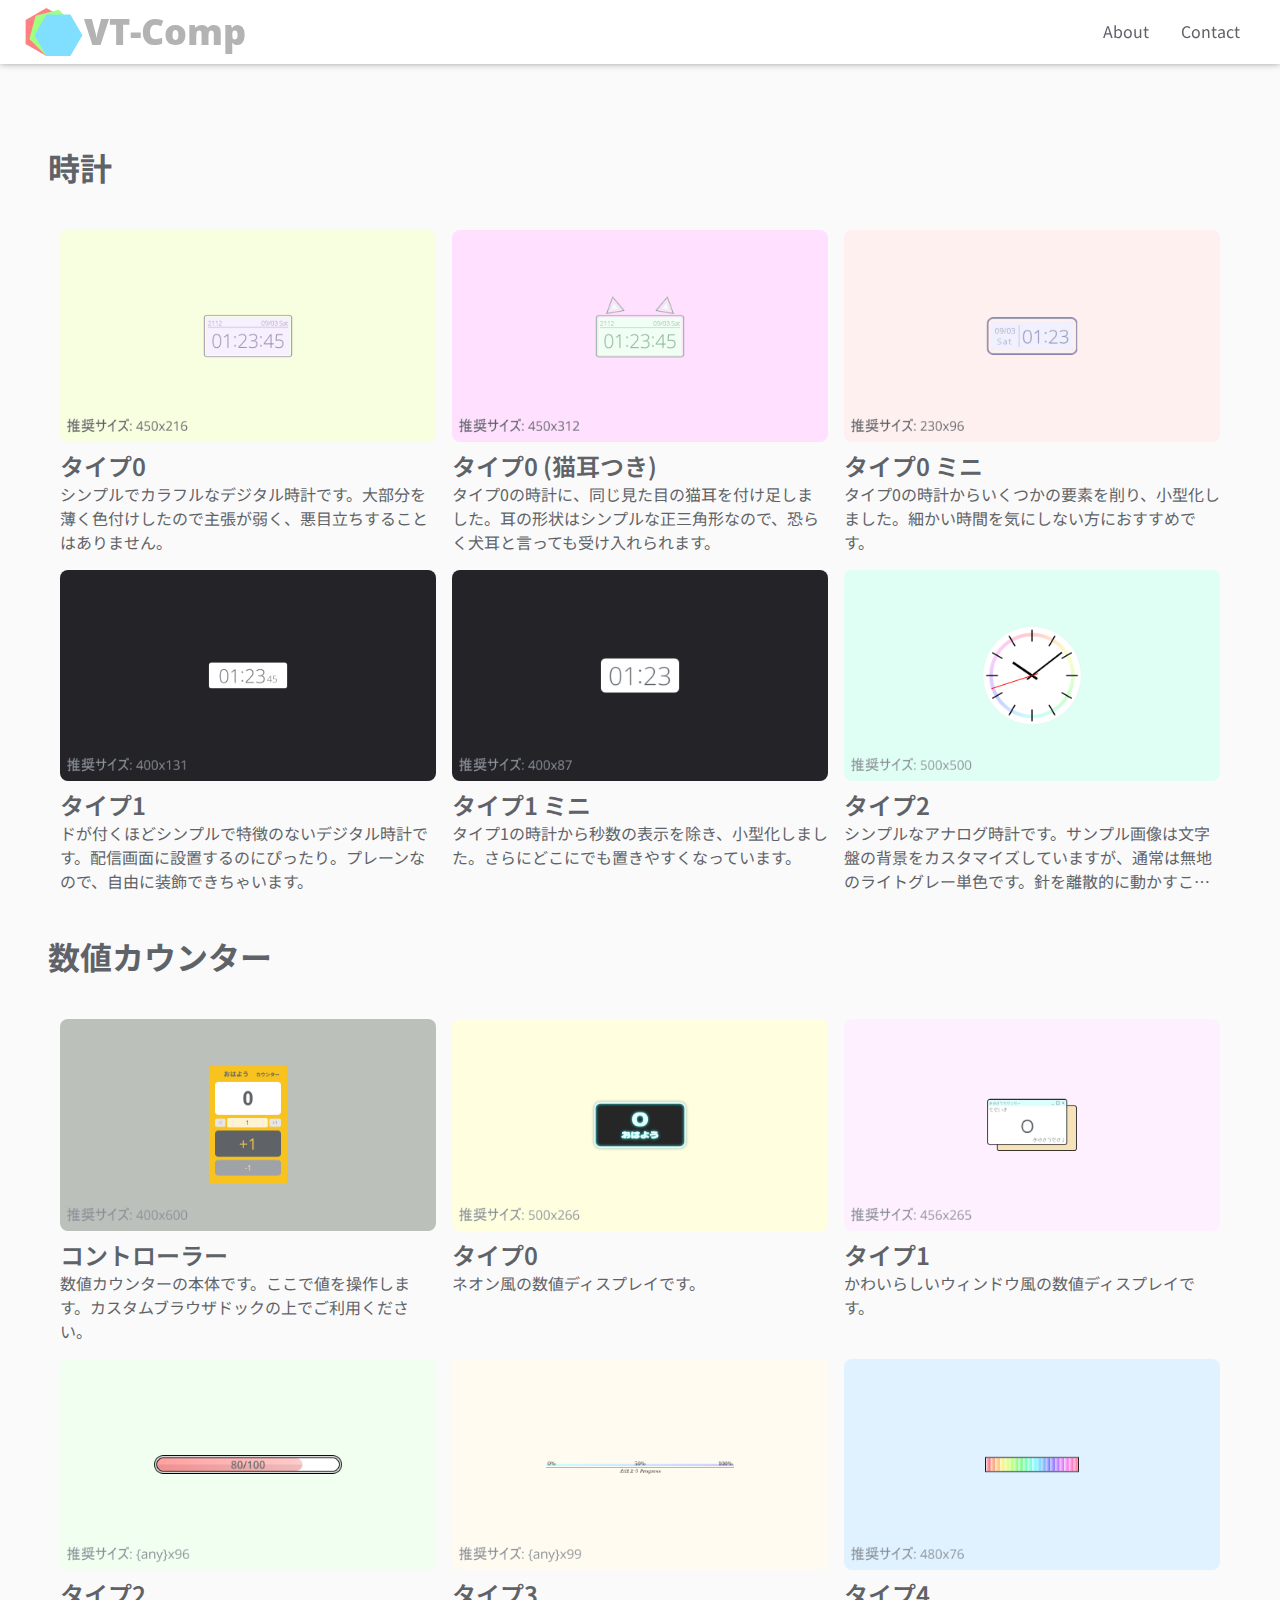
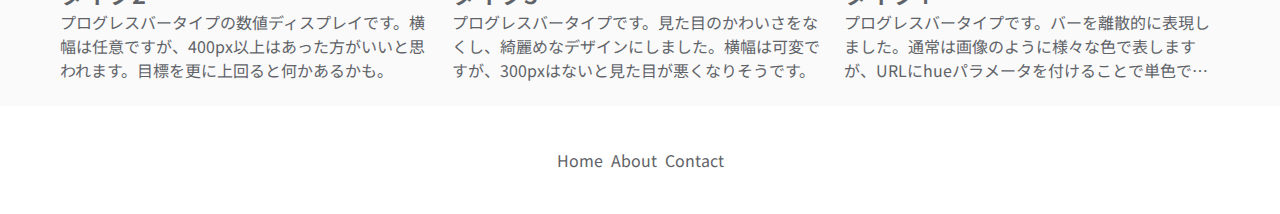
<file: index.html>
<html>

<head>
	<!-- Google tag (gtag.js) -->
	<meta name="google-adsense-account" content="ca-pub-8799987832232140">
	<script async src="https://www.googletagmanager.com/gtag/js?id=G-KTYVMN6S3G"></script>
	<script>
		window.dataLayer = window.dataLayer || [];
		function gtag() { dataLayer.push(arguments); }
		gtag('js', new Date());

		gtag('config', 'G-KTYVMN6S3G');
	</script>

	<!-- Viewport and Charset -->
	<meta name="viewport" content="width=device-width, height=device-height, initial-scale=1" />
	<meta charset="utf-8" />

	<!-- External Fonts -->
	<link rel="preconnect" href="https://fonts.googleapis.com">
	<link rel="preconnect" href="https://fonts.gstatic.com" crossorigin>
	<link
		href="https://fonts.googleapis.com/css2?family=Noto+Sans+JP:wght@100..900&family=Noto+Serif+JP:wght@200..900&family=Open+Sans:ital,wght@0,300..800;1,300..800&display=swap"
		rel="stylesheet">

	<!-- Stylesheets -->
	<link rel="stylesheet" href="styles/global-initialisation.css">
	<link rel="stylesheet" href="styles/page-structure.css">
	<link rel="stylesheet" href="styles/page-face.css">
	<link rel="stylesheet" href="styles/index-structure.css">
	<link rel="stylesheet" href="styles/index-structure-mobile.css">
	<link rel="stylesheet" href="styles/index-face.css">

	<!-- Scripts -->
	<script src="scripts/header/header-header.js"></script>
	<script src="scripts/header/header.js" type="module"></script>
	<script src="scripts/index-header.js"></script>
	<script src="scripts/index.js" type="module"></script>
	<script src="scripts/footer/footer-header.js"></script>
	<script src="scripts/footer/footer.js" type="module"></script>

	<!-- Others -->
	<link rel="icon" href="/src/images/svg/vtcomp_mark.svg">
	<title>
		Top | VT-Comp
	</title>
</head>

<body>
	<div class="main-section back">
		<div id="main" class="main-section page">
		</div>
	</div>
</body>

</html>
</file>
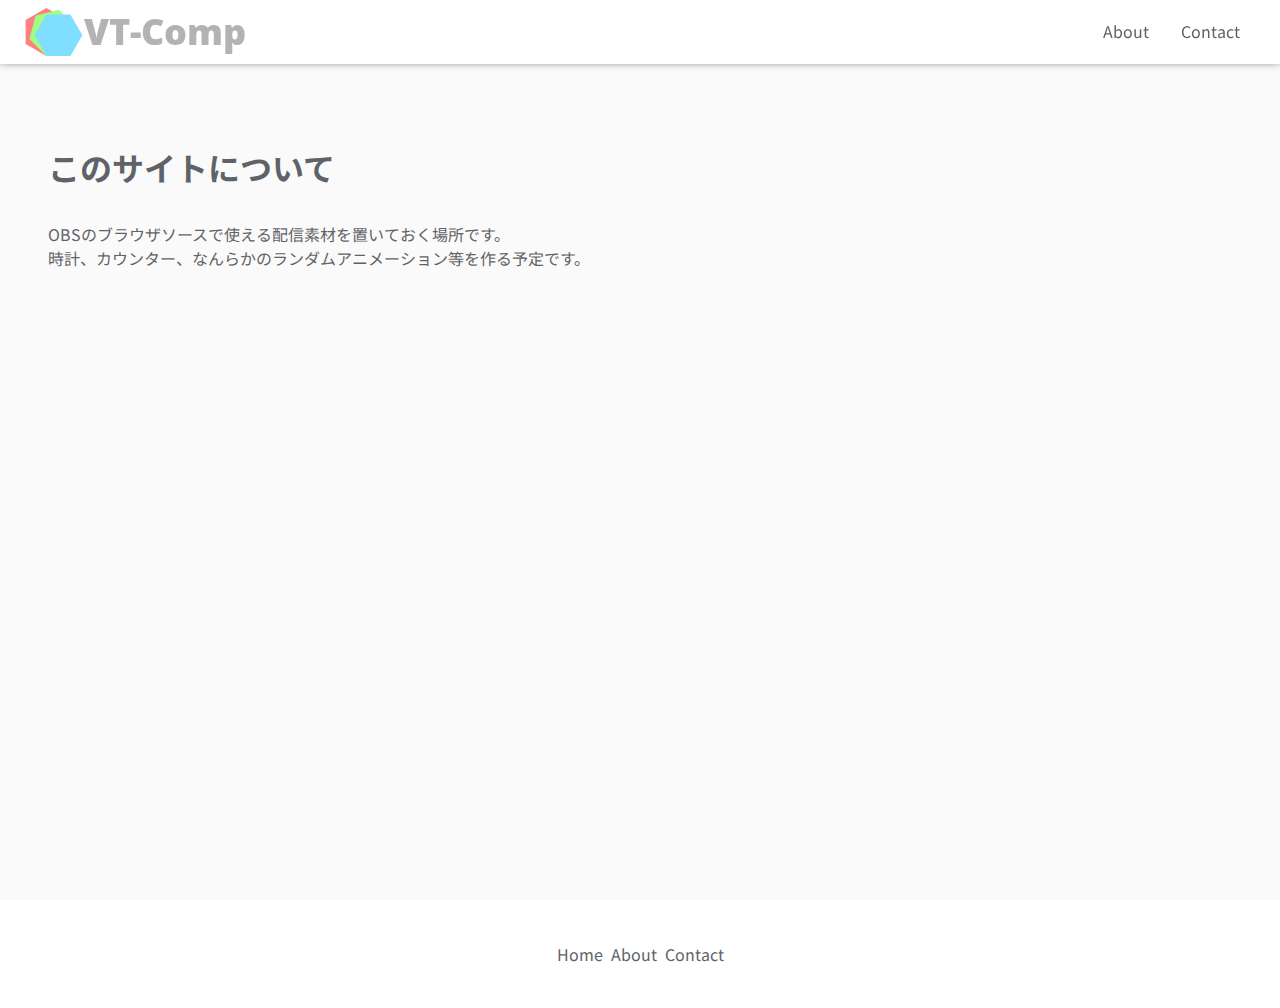
<file: about.html>
<html>

<head>
	<!-- Google tag (gtag.js) -->
	<meta name="google-adsense-account" content="ca-pub-8799987832232140">
	<script async src="https://www.googletagmanager.com/gtag/js?id={MEASUREMENT ID}"></script>
	<script>
		window.dataLayer = window.dataLayer || [];
		function gtag() { dataLayer.push(arguments); }
		gtag('js', new Date());

		gtag('config', '{MEASUREMENT ID}');
	</script>

	<!-- Viewport and Charset -->
	<meta name="viewport" content="width=device-width, height=device-height, initial-scale=1" />
	<meta charset="utf-8" />

	<!-- External Fonts -->
	<link rel="preconnect" href="https://fonts.googleapis.com">
	<link rel="preconnect" href="https://fonts.gstatic.com" crossorigin>
	<link
		href="https://fonts.googleapis.com/css2?family=Noto+Sans+JP:wght@100..900&family=Noto+Serif+JP:wght@200..900&family=Open+Sans:ital,wght@0,300..800;1,300..800&display=swap"
		rel="stylesheet">

	<!-- Stylesheets -->
	<link rel="stylesheet" href="styles/global-initialisation.css">
	<link rel="stylesheet" href="styles/page-structure.css">
	<link rel="stylesheet" href="styles/page-face.css">

	<!-- Scripts -->
	<script src="scripts/header/header-header.js"></script>
	<script src="scripts/header/header.js" type="module"></script>
	<script src="scripts/footer/footer-header.js"></script>
	<script src="scripts/footer/footer.js" type="module"></script>

	<!-- Others -->
	<link rel="icon" href="/src/images/svg/vtcomp_mark.svg">
	<title>
		About | VT-Comp
	</title>
</head>

<body>
	<div class="main-section back">
		<div id="main" class="main-section page">
			<div class="main-section block">
				<h1>
					このサイトについて
				</h1>
			</div>
	
			<div class="main-section block">
				OBSのブラウザソースで使える配信素材を置いておく場所です。<br>
				時計、カウンター、なんらかのランダムアニメーション等を作る予定です。
			</div>
	</div>
</body>

</html>
</file>
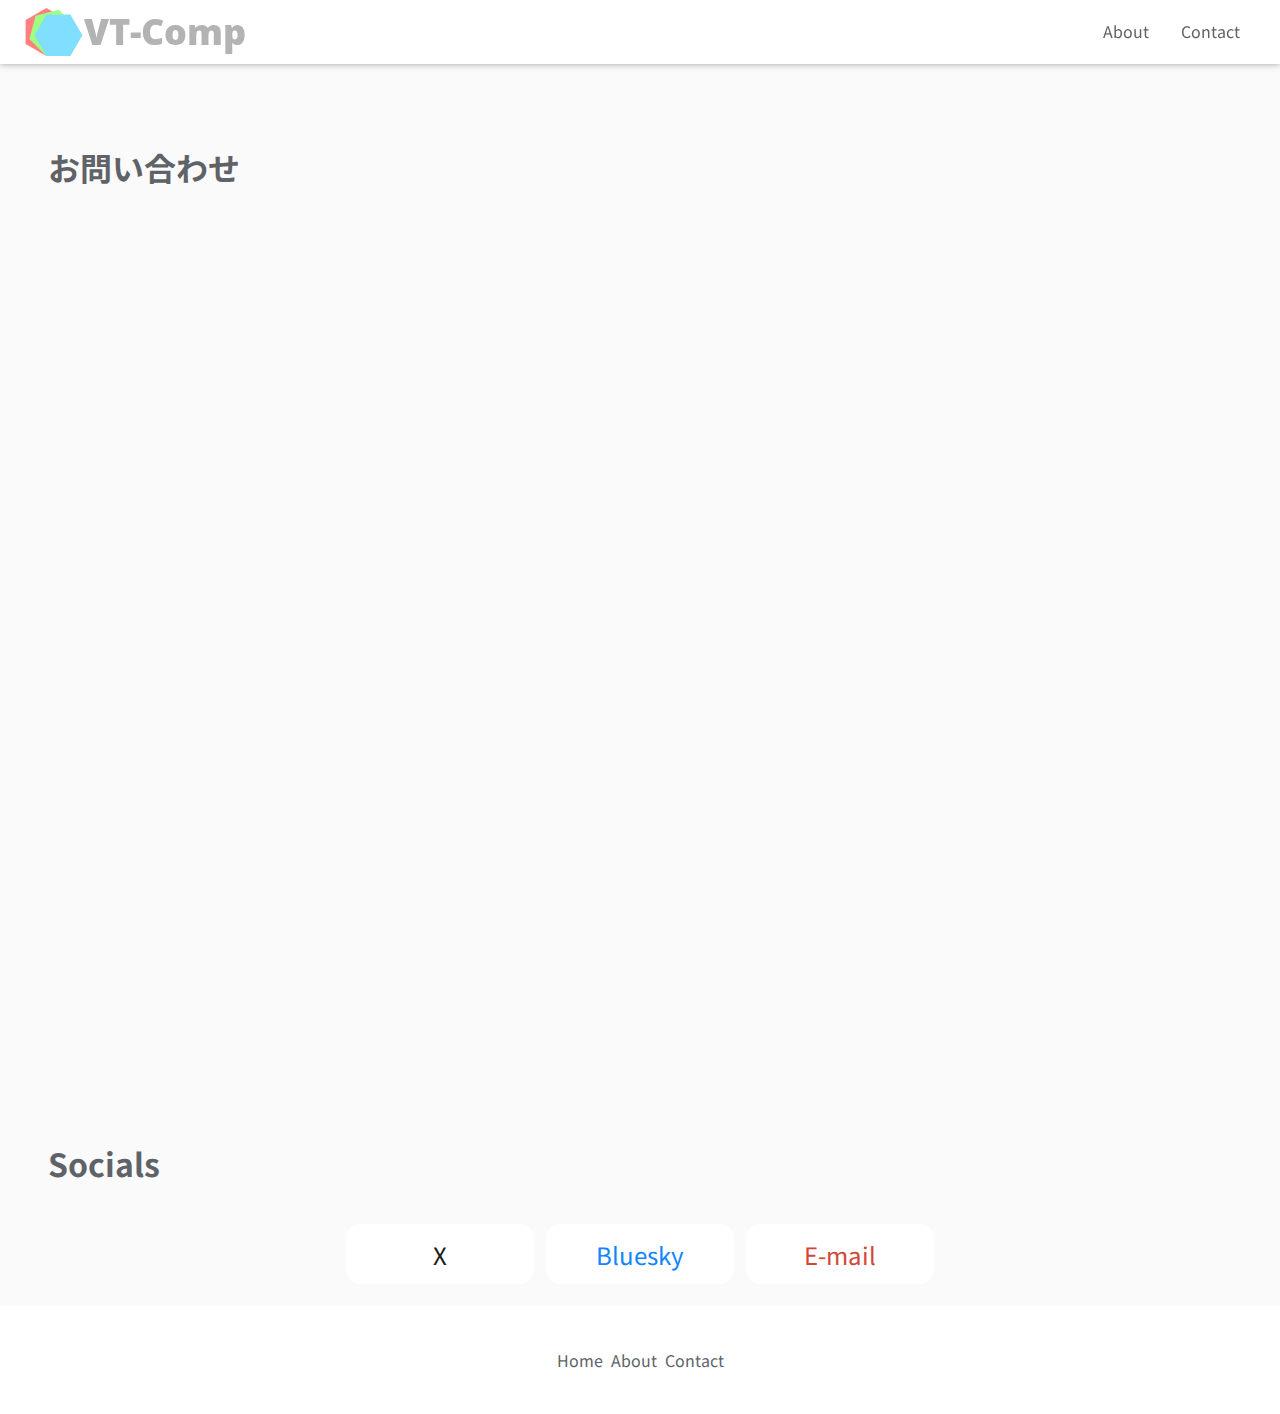
<file: contact.html>
<html>

<head>
	<!-- Google tag (gtag.js) -->
	<meta name="google-adsense-account" content="ca-pub-8799987832232140">
	<script async src="https://www.googletagmanager.com/gtag/js?id=G-KTYVMN6S3G"></script>
	<script>
		window.dataLayer = window.dataLayer || [];
		function gtag() { dataLayer.push(arguments); }
		gtag('js', new Date());

		gtag('config', 'G-KTYVMN6S3G');
	</script>

	<!-- Google Adsense -->
	<script async src="https://pagead2.googlesyndication.com/pagead/js/adsbygoogle.js?client=ca-pub-8958367360679728"
     crossorigin="anonymous"></script>

	<!-- Viewport and Charset -->
	<meta name="viewport" content="width=device-width, height=device-height, initial-scale=1" />
	<meta charset="utf-8" />

	<!-- External Fonts -->
	<link rel="preconnect" href="https://fonts.googleapis.com">
	<link rel="preconnect" href="https://fonts.gstatic.com" crossorigin>
	<link
		href="https://fonts.googleapis.com/css2?family=Noto+Sans+JP:wght@100..900&family=Noto+Serif+JP:wght@200..900&family=Open+Sans:ital,wght@0,300..800;1,300..800&display=swap"
		rel="stylesheet">

	<!-- Stylesheets -->
	<link rel="stylesheet" href="styles/global-initialisation.css">
	<link rel="stylesheet" href="styles/page-structure.css">
	<link rel="stylesheet" href="styles/page-face.css">
	<link rel="stylesheet" href="styles/contact-structure.css">
	<link rel="stylesheet" href="styles/contact-face.css">

	<!-- Scripts -->
	<script src="scripts/header/header-header.js"></script>
	<script src="scripts/header/header.js" type="module"></script>
	<script src="scripts/footer/footer-header.js"></script>
	<script src="scripts/footer/footer.js" type="module"></script>

	<!-- Others -->
	<link rel="icon" href="/src/images/svg/vtcomp_mark.svg">
	<title>
		Contact | VT-Comp
	</title>
</head>

<body>
	<div class="main-section back">
		<div id="main" class="main-section page">
			<div class="main-section block">
				<h1>
					お問い合わせ
				</h1>
			</div>
	

			<div class="main-section block">
				<iframe src="https://docs.google.com/forms/d/e/1FAIpQLSeRvBAT7zY336cpyt8PcWZmif7-vUtcg4r37OXAUGPP_eDqQA/viewform?embedded=true" style="display: block; margin: auto;" height="886" frameborder="0" marginheight="0" marginwidth="0" onload="resizeIframe(this)">Loading…</iframe>
			</div>

			<div class="main-section block">
				<h1>
					Socials
				</h1>
			</div>

			<div class="main-section block centring">
				<a href="https://x.com/throw_into_bin" target="_blank">
					<div class="btn x-btn">
						<div class="btn-inner x-btn">
							X
						</div>
					</div>
				</a>

				<a href="https://bsky.app/profile/rubbish0401.bsky.social">
					<div class="btn bluesky-btn">
						<div class="btn-inner bluesky-btn">
							Bluesky
						</div>
					</div>
				</a>

				<a href="mailto:rubbish0000@email.com?subject=Feedback%20for%20StreamWidgets">
					<div class="btn mail-btn">
						<div class="btn-inner mail-btn">
							E-mail
						</div>
					</div>
				</a>
			</div>
		</div>
	</div>

	<script>
		function resizeIframe(obj) {
		  obj.style.width = document.getElementById("main").clientWidth - 64;
		}
	</script>
</body>

</html>
</file>
<file: styles/global-initialisation.css>
/* Structure */
*{
	margin: 0;
	padding: 0;

	box-sizing: border-box;
	touch-action: none;
}

*::-webkit-scrollbar{
	display: none;
}

body{
	max-width: 100vw;
	width: 100vw;
	height: fit-content;

	position: relative;

	padding: 0;
	margin: 0;
}

body *{
	touch-action: auto;
}

/* Face */
*{
	font-family: "Noto Sans JP", "Open Sans";
	color: #5F6368;
}

a{
	text-decoration: none;
}

a:hover{
	text-decoration: none;
}
</file>
<file: styles/page-structure.css>
body{
	overflow-y: auto;
}

/* Main */
.main-section.back{
	width: 100%;
	height: fit-content;
	min-height: calc(100vh - var(--header-height));
	
	overflow-y: auto;
}

.main-section.page{
	max-width: 1248px;
	width: 100%;
	height: fit-content;
	min-height: calc(100vh - var(--header-height));

	padding: 64px 32px 0px;
	margin: 0px auto;
}

.main-section.block{
	width: 100%;
	height: fit-content;
	
	display: block;
	padding: 16px 0px;
}
</file>
<file: styles/page-face.css>
/* Main */
.main-section.back{
	background: hsl(0, 0%, 98%);
}

.main-section.page,
.main-section.block{
	background: transparent;
}
</file>
<file: styles/index-structure.css>
.article-card.card-holder{
	display: block flex !important;
	flex-direction: row;
	flex-wrap: wrap;
	justify-content: flex-start;
	align-items: flex-start;

	padding: 16px 4px !important;
}

.article-card.card-back{
	width: calc(100% / 3);
	height: fit-content;
	padding: 8px;
}

.article-card.card-thumbnail{
	width: 100%;
	height: auto;
	aspect-ratio: 16 / 9;

	user-select: none;
}

.article-card.card-title{
	width: 100%;
	height: 32px;
	display: block;

	line-height: 32px;
	margin-top: 8px;
}

.article-card.card-descriptions{
	width: 100%;
	height: 72px;

	display: -webkit-box;
	-webkit-box-orient: vertical;
	-webkit-line-clamp: 3;

	line-height: 24px;
}
</file>
<file: styles/index-structure-mobile.css>
@media screen and (max-width: 1080px) {
	.article-card.card-back{
		width: 50%;
	}
}

@media screen and (max-width: 540px) {
	.article-card.card-back{
		width: 100%;
	}
}
</file>
<file: styles/index-face.css>
.article-card.card-back{
	border-radius: 8px;
}

.article-card.card-thumbnail{
	border-radius: 8px;
	object-fit: cover;
}

.article-card.card-title{
	overflow: hidden;
	text-overflow: ellipsis;
	text-wrap: nowrap;

	font-size: 24px;
	font-weight: 600;
}

.article-card.card-descriptions{
	text-overflow: ellipsis;
	overflow: hidden;
}
</file>
<file: styles/contact-structure.css>
.centring{
	display: flex !important;
	flex-direction: row;
	flex-wrap: wrap;
	justify-content: center;
	align-items: center;
}

.btn{
	min-width: 192px;
	height: 64px;
	margin: 4px;
	padding: 2px;
}

.btn-inner{
	width: 100%;
	height: 100%;

	display: flex;
	justify-content: center;
	align-items: center;

	padding: 4px 24px;
}
</file>
<file: styles/contact-face.css>
:root{
	--main-colour: #5F6368;
	--bg-colour: white;
}

@property --angle{
	syntax: '<angle>';
	inherits: false;
	initial-value: 0turn;
}


/* */
.btn{
	font-size: 24px;

	border-radius: 16px;
	border: none;

	background: conic-gradient(
		transparent 0turn calc(0.5turn - var(--angle)),
		var(--main-colour) calc(0.5turn - var(--angle)) calc(0.5turn + var(--angle)),
		transparent calc(0.5turn + var(--angle)) 1turn
	);
	transition: --angle 0.3s ease;
}

.btn:hover{
	--angle: 0.5turn;
}

.btn-inner{
	border-radius: 14px;
	background: var(--bg-colour);
	color: var(--main-colour);
}

/* */
.x-btn{
	--main-colour: hsl(0, 0%, 10%);
	--bg-colour: hsl(0, 0%, 100%);
}

.bluesky-btn{
	--main-colour: #1085fe;
	--bg-colour: white;
}

.mail-btn{
	--main-colour: #d44638;
	--bg-colour: white;
}
</file>
